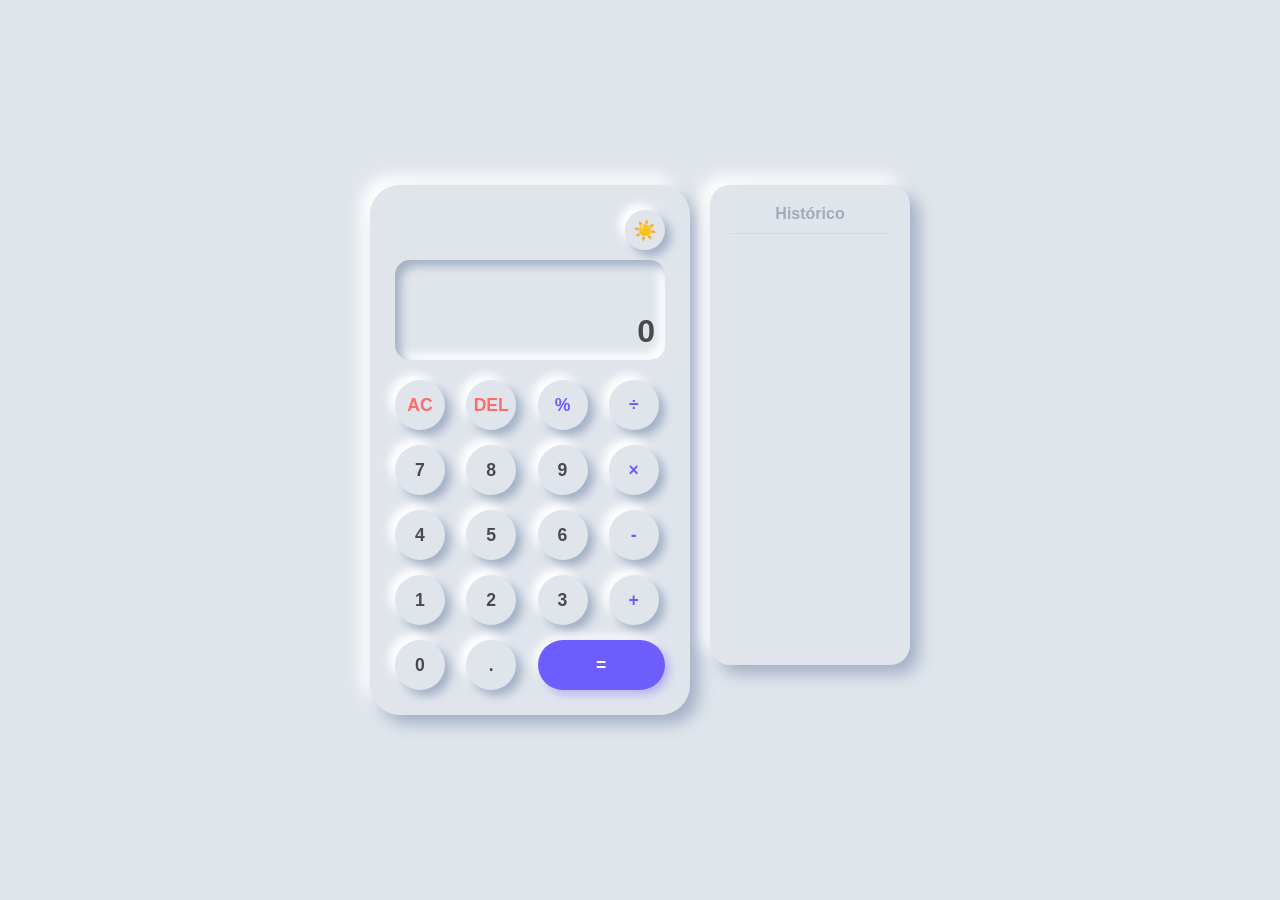
<file: index.html>
<!DOCTYPE html>
<html lang="pt-br">

<head>
    <meta charset="UTF-8">
    <meta name="viewport" content="width=device-width, initial-scale=1.0">
    <title>Calculadora Neumórfica</title>
    <link rel="stylesheet" href="calculadora.css">
</head>

<body>

    <div class="calculator-wrapper">

        <!-- Calculadora Principal -->
        <div class="calculator">
            <div class="top-bar">
                <button id="themeToggle" class="theme-toggle" type="button">☀️</button>
            </div>
            <div class="display-area">
                <div id="preview" class="preview-result"></div>
                <div id="display" class="current-input">0</div>
            </div>

            <div class="buttons-grid">
                <button class="btn-clear" onclick="clearDisplay()">AC</button>
                <button class="btn-clear" onclick="deleteDigit()">DEL</button>
                <button class="btn-op" onclick="appendOperator('%')">%</button>
                <button class="btn-op" onclick="appendOperator('/')">÷</button>

                <button onclick="appendNumber('7')">7</button>
                <button onclick="appendNumber('8')">8</button>
                <button onclick="appendNumber('9')">9</button>
                <button class="btn-op" onclick="appendOperator('*')">×</button>

                <button onclick="appendNumber('4')">4</button>
                <button onclick="appendNumber('5')">5</button>
                <button onclick="appendNumber('6')">6</button>
                <button class="btn-op" onclick="appendOperator('-')">-</button>

                <button onclick="appendNumber('1')">1</button>
                <button onclick="appendNumber('2')">2</button>
                <button onclick="appendNumber('3')">3</button>
                <button class="btn-op" onclick="appendOperator('+')">+</button>

                <button onclick="appendNumber('0')">0</button>
                <button onclick="appendNumber('.')">.</button>
                <button class="btn-eq" onclick="calculateResult()">=</button>
            </div>
        </div>

        <!-- Painel Lateral de Histórico -->
        <div class="history-panel" id="historyPanel">
            <h3>Histórico</h3>
            <div id="historyList">
                <!-- Itens serão adicionados aqui via JS -->
            </div>
        </div>

    </div>

    <script src="calculadora.js"></script>
</body>

</html>
</file>
<file: calculadora.css>
:root {
    --bg-color: #e0e5ec;
    --text-main: #4a4a4a;
    --text-secondary: #a3aab9;
    --shadow-light: #ffffff;
    --shadow-dark: #a3b1c6;
    --accent: #6d5dfc;
    --accent-text: #fff;
    --danger: #ff6b6b;
    --hover-bg: rgba(255, 255, 255, 0.4);
    --scrollbar-thumb: #cbd2d9;
}

body[data-theme="dark"] {
    --bg-color: #1f2330;
    --text-main: #e6e6e6;
    --text-secondary: #9aa4b2;
    --shadow-light: #2b3242;
    --shadow-dark: #121620;
    --accent: #8b7bff;
    --accent-text: #ffffff;
    --danger: #ff8a8a;
    --hover-bg: rgba(255, 255, 255, 0.08);
    --scrollbar-thumb: #3a4357;
}

* {
    box-sizing: border-box;
    font-family: 'Poppins', sans-serif;
    margin: 0;
    padding: 0;
}

body {
    background-color: var(--bg-color);
    display: flex;
    justify-content: center;
    align-items: center;
    min-height: 100vh;
    color: var(--text-main);
}

.calculator-wrapper {
    display: flex;
    gap: 20px;
    padding: 20px;
    flex-wrap: wrap;
    justify-content: center;
}

.calculator {
    width: 320px;
    background-color: var(--bg-color);
    border-radius: 30px;
    padding: 25px;
    box-shadow: 9px 9px 16px var(--shadow-dark),
        -9px -9px 16px var(--shadow-light);
}

.top-bar {
    display: flex;
    justify-content: flex-end;
    margin-bottom: 10px;
}

.theme-toggle {
    border: none;
    outline: none;
    width: 40px;
    height: 40px;
    border-radius: 50%;
    display: flex;
    align-items: center;
    justify-content: center;
    font-size: 1.2rem;
    font-weight: bold;
    color: var(--text-main);
    background-color: var(--bg-color);
    cursor: pointer;
    box-shadow: 6px 6px 10px var(--shadow-dark),
        -6px -6px 10px var(--shadow-light);
    transition: all 0.2s ease;
}

.theme-toggle:active {
    box-shadow: inset 4px 4px 8px var(--shadow-dark),
        inset -4px -4px 8px var(--shadow-light);
}

.display-area {
    width: 100%;
    height: 100px;
    margin-bottom: 20px;
    text-align: right;
    display: flex;
    flex-direction: column;
    justify-content: flex-end;
    padding: 10px;
    background-color: var(--bg-color);
    border-radius: 15px;
    box-shadow: inset 6px 6px 10px var(--shadow-dark),
        inset -6px -6px 10px var(--shadow-light);
}

.preview-result {
    font-size: 0.9rem;
    color: var(--text-secondary);
    min-height: 20px;
}

.current-input {
    font-size: 2rem;
    font-weight: bold;
    overflow-x: auto;
    white-space: nowrap;
}

.buttons-grid {
    display: grid;
    grid-template-columns: repeat(4, 1fr);
    gap: 15px;
}

button {
    border: none;
    outline: none;
    width: 50px;
    height: 50px;
    border-radius: 50%;
    font-size: 1.1rem;
    font-weight: bold;
    color: var(--text-main);
    background-color: var(--bg-color);
    cursor: pointer;
    box-shadow: 6px 6px 10px var(--shadow-dark),
        -6px -6px 10px var(--shadow-light);
    transition: all 0.2s ease;
}

button:active {
    box-shadow: inset 4px 4px 8px var(--shadow-dark),
        inset -4px -4px 8px var(--shadow-light);
    font-size: 1rem;
}

.btn-op {
    color: var(--accent);
}

.btn-eq {
    grid-column: span 2;
    width: 100%;
    border-radius: 25px;
    background-color: var(--accent);
    color: var(--accent-text);
    box-shadow: 4px 4px 10px rgba(109, 93, 252, 0.4),
        -4px -4px 10px var(--shadow-light);
}

.btn-eq:hover {
    background-color: #5849d6;
}

.btn-clear {
    color: var(--danger);
}

.history-panel {
    width: 200px;
    height: 480px;
    background-color: var(--bg-color);
    border-radius: 20px;
    padding: 20px;
    box-shadow: 9px 9px 16px var(--shadow-dark),
        -9px -9px 16px var(--shadow-light);
    overflow-y: auto;
    display: flex;
    flex-direction: column;
}

.history-panel h3 {
    font-size: 1rem;
    margin-bottom: 15px;
    color: var(--text-secondary);
    text-align: center;
    border-bottom: 1px solid rgba(0, 0, 0, 0.05);
    padding-bottom: 10px;
}

.history-item {
    font-size: 0.85rem;
    margin-bottom: 10px;
    padding: 10px;
    border-radius: 10px;
    cursor: pointer;
    border: 1px solid transparent;
    transition: 0.2s;
    display: flex;
    justify-content: space-between;
    color: var(--text-secondary);
}

.history-item:hover {
    background: var(--hover-bg);
    border-color: rgba(0, 0, 0, 0.05);
    color: var(--text-main);
}

.history-result {
    font-weight: bold;
    color: var(--accent);
}

::-webkit-scrollbar {
    width: 6px;
}

::-webkit-scrollbar-track {
    background: transparent;
}

::-webkit-scrollbar-thumb {
    background: var(--scrollbar-thumb);
    border-radius: 10px;
}
</file>
